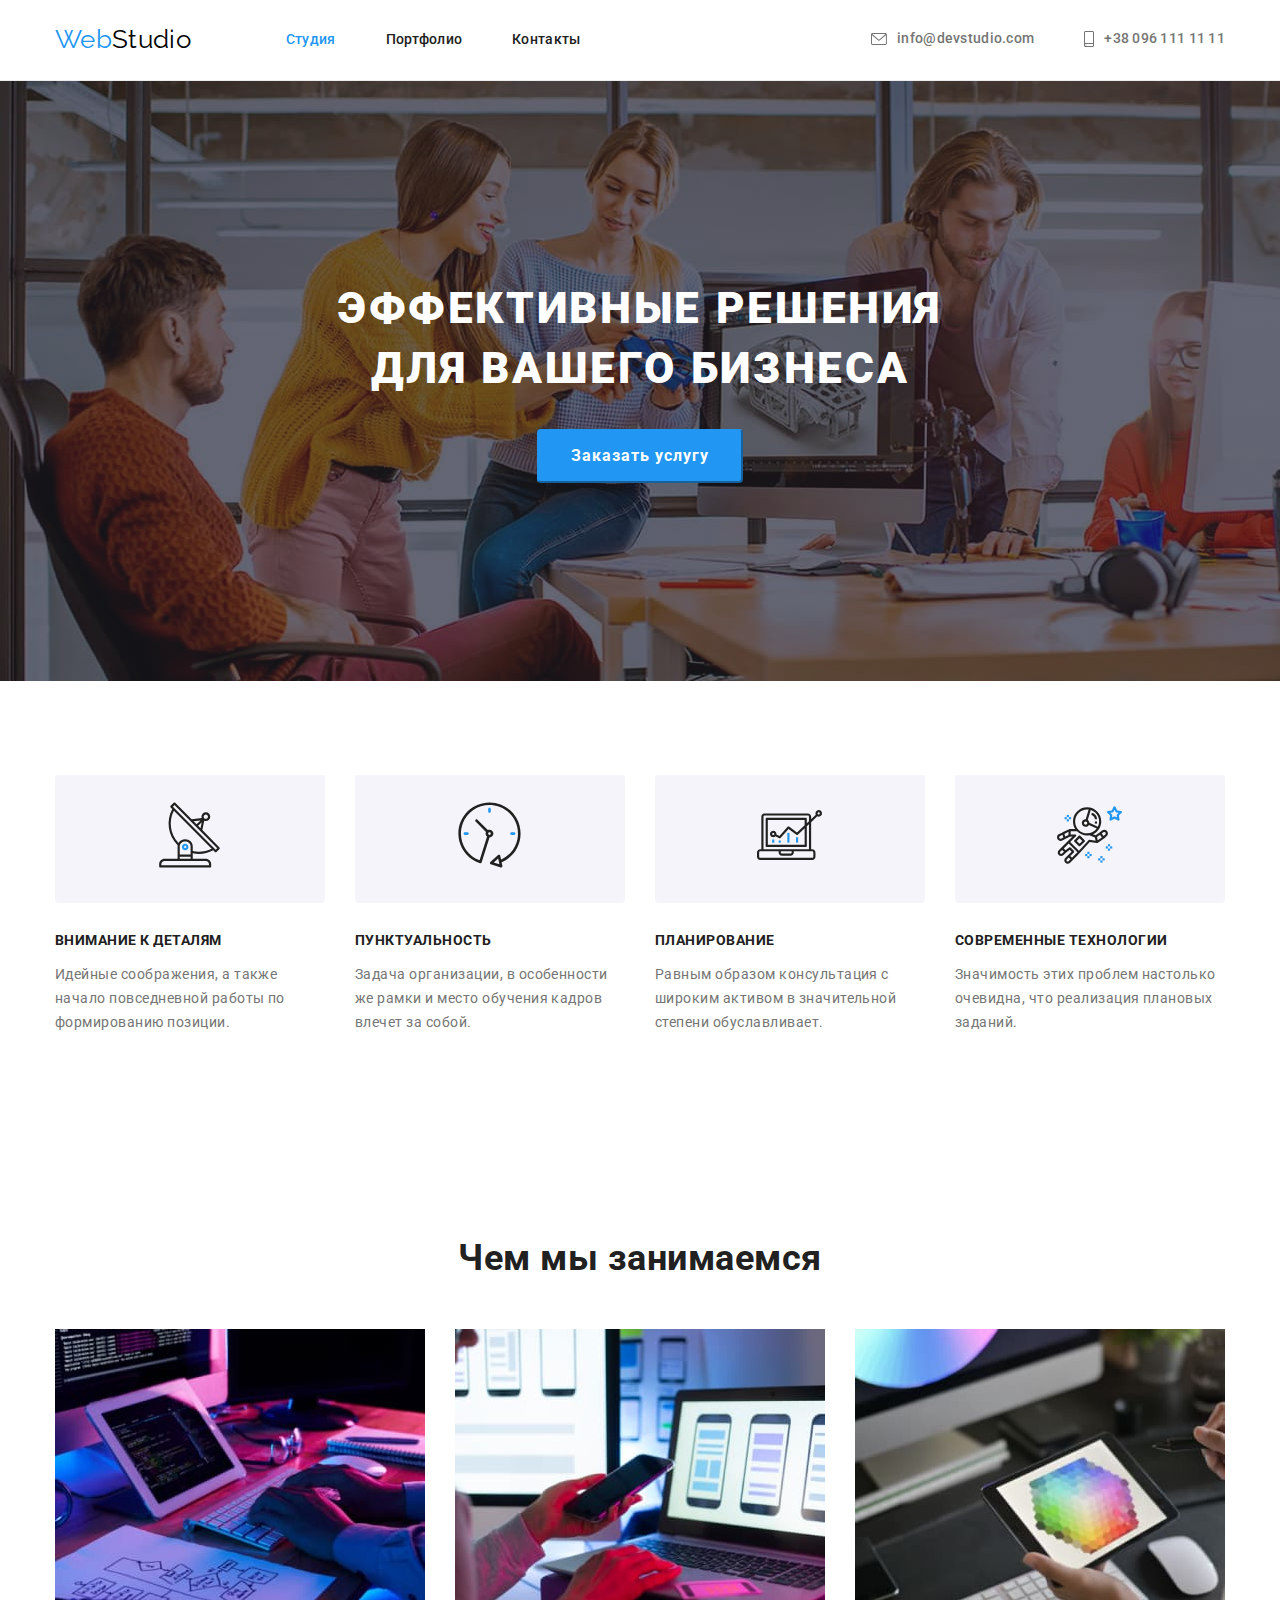
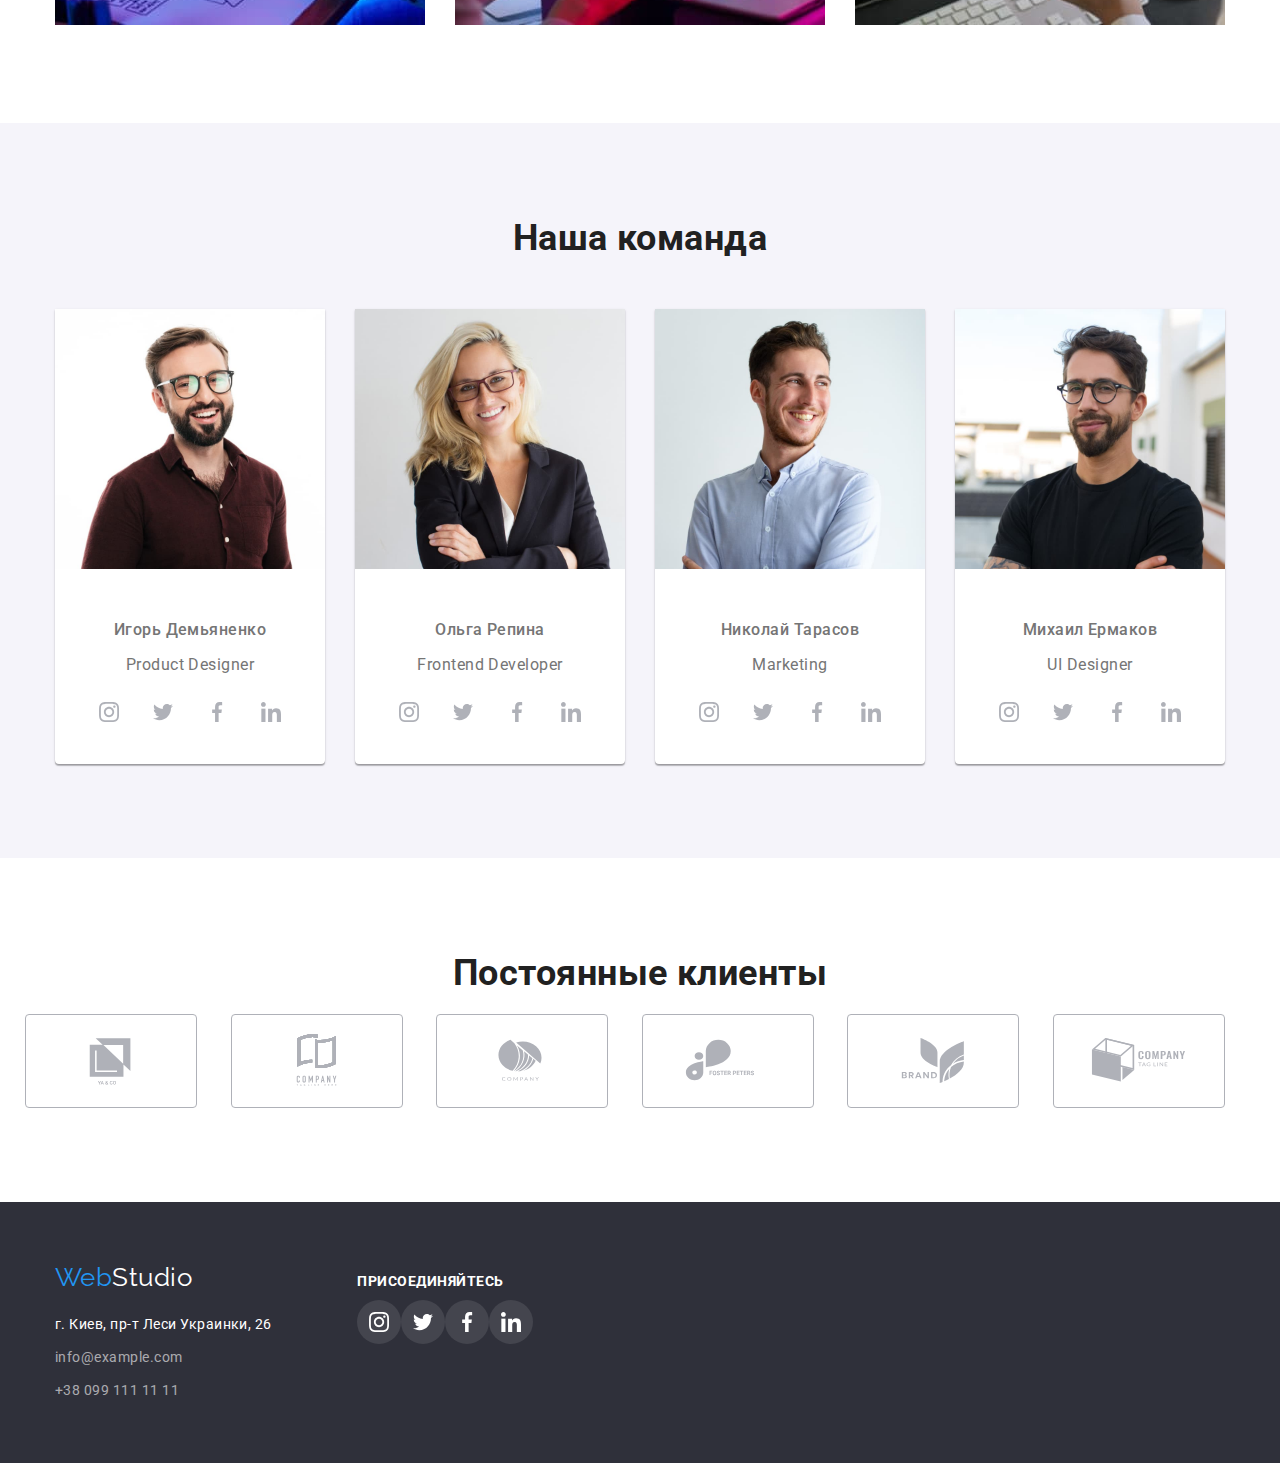
<file: index.html>
<!DOCTYPE html>
<html lang="ru">
  <head>
    <meta charset="UTF-8" />
    <meta http-equiv="X-UA-Compatible" content="IE=edge" />
    <meta name="viewport" content="width=, initial-scale=1.0" />
    <title>Document</title>
    <link rel="preconnect" href="https://fonts.gstatic.com" />
    <link
      href="https://fonts.googleapis.com/css2?family=Raleway:wght@700&family=Roboto:wght@400;500;700;900&display=swap"
      rel="stylesheet"
    />
    <link
      rel="stylesheet"
      href="https://cdnjs.cloudflare.com/ajax/libs/modern-normalize/1.0.0/modern-normalize.min.css"
    />
    <link rel="stylesheet" href="./css/styles.css" />
  </head>

  <body class="body">
    <!-- Шапка страницы -->

    <header class="page-header">
      <div class="container main-nav">
        <nav class="header-nav">
          <!-- Навигация на другие страницы -->
          <a lang="en" href="/" class="logo"><span class="colortext">Web</span>Studio</a>
          <ul class="site-nav list">
            <li class="item"><a target="_blank" href="" class="link current">Студия</a></li>
            <li class="item">
              <a target="_blank" href="./portfolio.html" class="link">Портфолио</a>
            </li>
            <li class="item"><a target="_blank" href="" class="link">Контакты</a></li>
          </ul>
        </nav>
        <!-- contacts section -->
        <ul class="header-contacts list">
          <li class="item">
            <a class="contacts-section-link header" target="_blank" href="mailto:info@devstudio.com"
              ><svg class="mail-icon"><use href="./images/sprite.svg#envelope"></use></svg>
              info@devstudio.com</a
            >
          </li>
          <li class="item">
            <a class="contacts-section-link-tel header" target="_blank" href="tel:+77777777777"
              ><svg class="tel-icon"><use href="./images/sprite.svg#smartphone"></use></svg>
              +38 096 111 11 11
            </a>
          </li>
        </ul>
      </div>
    </header>

    <main>
      <!-- Герой -->

      <section class="hero">
        <div class="hero-title-container">
          <h1 class="hero-title">Эффективные решения для вашего бизнеса</h1>

          <button type="button" class="button">Заказать услугу</button>
        </div>
      </section>
      <!-- Преимущества -->

      <section class="section features">
        <div class="container">
          <ul class="list section-list">
            <li class="features-blocks">
              <div class="feature-icon-frame">
                <svg class="features-icon">
                  <use href="./images/sprite.svg#antenna"></use>
                </svg>
              </div>
              <h3 class="features-title">Внимание к деталям</h3>
              <p>
                Идейные соображения, а также начало повседневной работы по формированию позиции.
              </p>
            </li>
            <li class="features-blocks">
              <div class="feature-icon-frame">
                <svg class="features-icon">
                  <use href="./images/sprite.svg#clock"></use>
                </svg>
              </div>
              <h3 class="features-title">Пунктуальность</h3>
              <p>
                Задача организации, в особенности же рамки и место обучения кадров влечет за собой.
              </p>
            </li>
            <li class="features-blocks">
              <div class="feature-icon-frame">
                <svg class="features-icon">
                  <use href="./images/sprite.svg#diagram"></use>
                </svg>
              </div>
              <h3 class="features-title">Планирование</h3>
              <p>
                Равным образом консультация с широким активом в значительной степени обуславливает.
              </p>
            </li>
            <li class="features-blocks">
              <div class="feature-icon-frame">
                <svg class="features-icon">
                  <use href="./images/sprite.svg#astronaut"></use>
                </svg>
              </div>
              <h3 class="features-title">Современные технологии</h3>
              <p>Значимость этих проблем настолько очевидна, что реализация плановых заданий.</p>
            </li>
          </ul>
        </div>
      </section>

      <!-- Примеры работ -->
      <section class="section">
        <div class="container">
          <h2 class="section-title">Чем мы занимаемся</h2>

          <ul class="list section-list">
            <li class="what-we-do item">
              <img
                src="./images/box1.jpg"
                alt="Монитор,клавиатура и программист верстает сайт"
                width="370"
              />
            </li>
            <li class="what-we-do item">
              <img
                src="./images/box2.jpg"
                alt="Варианты макетов смартфонов на мониторе"
                width="370"
              />
            </li>
            <li class="what-we-do item">
              <img src="./images/box3.jpg" alt="Палитра цветов" width="370" />
            </li>
          </ul>
        </div>
      </section>

      <!-- Команда -->
      <section class="section team">
        <div class="container">
          <h2 class="section-title">Наша команда</h2>
          <ul class="list section-list">
            <li class="team-item">
              <img src="./images/img1.jpg" alt="фото Игоря Демьяненко" width="270" />
              <div class="team-list-content">
                <h3 class="name-title">Игорь Демьяненко</h3>
                <p class="position">Product Designer</p>
                <ul class="social-list list">
                  <li class="social-list-item">
                    <a href="#" class="social-list-item-link">
                      <svg class="social-list-icon">
                        <use href="./images/sprite.svg#instagram"></use>
                      </svg>
                    </a>
                  </li>
                  <li class="social-list-item">
                    <a href="#" class="social-list-item-link">
                      <svg class="social-list-icon">
                        <use href="./images/sprite.svg#twitter"></use>
                      </svg>
                    </a>
                  </li>
                  <li class="social-list-item">
                    <a href="#" class="social-list-item-link">
                      <svg class="social-list-icon">
                        <use href="./images/sprite.svg#facebook"></use>
                      </svg>
                    </a>
                  </li>
                  <li class="social-list-item">
                    <a href="#" class="social-list-item-link">
                      <svg class="social-list-icon">
                        <use href="./images/sprite.svg#linkedin"></use>
                      </svg>
                    </a>
                  </li>
                </ul>
              </div>
            </li>
            <li class="team-item">
              <img src="./images/img2.jpg" alt="фото Ольги Репиной" width="270" />
              <div class="team-list-content">
                <h3 class="name-title">Ольга Репина</h3>
                <p class="position">Frontend Developer</p>
                <ul class="social-list list">
                  <li class="social-list-item">
                    <a href="#" class="social-list-item-link">
                      <svg class="social-list-icon">
                        <use href="./images/sprite.svg#instagram"></use>
                      </svg>
                    </a>
                  </li>
                  <li class="social-list-item">
                    <a href="#" class="social-list-item-link">
                      <svg class="social-list-icon">
                        <use href="./images/sprite.svg#twitter"></use>
                      </svg>
                    </a>
                  </li>
                  <li class="social-list-item">
                    <a href="#" class="social-list-item-link">
                      <svg class="social-list-icon">
                        <use href="./images/sprite.svg#facebook"></use>
                      </svg>
                    </a>
                  </li>
                  <li class="social-list-item">
                    <a href="#" class="social-list-item-link">
                      <svg class="social-list-icon">
                        <use href="./images/sprite.svg#linkedin"></use>
                      </svg>
                    </a>
                  </li>
                </ul>
              </div>
            </li>
            <li class="team-item">
              <img src="./images/img3.jpg" alt="фото Николая Тарасова" width="270" />
              <div class="team-list-content">
                <h3 class="name-title">Николай Тарасов</h3>
                <p class="position">Marketing</p>
                <ul class="social-list list">
                  <li class="social-list-item">
                    <a href="#" class="social-list-item-link">
                      <svg class="social-list-icon">
                        <use href="./images/sprite.svg#instagram"></use>
                      </svg>
                    </a>
                  </li>
                  <li class="social-list-item">
                    <a href="#" class="social-list-item-link">
                      <svg class="social-list-icon">
                        <use href="./images/sprite.svg#twitter"></use>
                      </svg>
                    </a>
                  </li>
                  <li class="social-list-item">
                    <a href="#" class="social-list-item-link">
                      <svg class="social-list-icon">
                        <use href="./images/sprite.svg#facebook"></use>
                      </svg>
                    </a>
                  </li>
                  <li class="social-list-item">
                    <a href="#" class="social-list-item-link">
                      <svg class="social-list-icon">
                        <use href="./images/sprite.svg#linkedin"></use>
                      </svg>
                    </a>
                  </li>
                </ul>
              </div>
            </li>
            <li class="team-item">
              <img src="./images/img4.jpg" alt="фото Михаила Ермакова" width="270" />
              <div class="team-list-content">
                <h3 class="name-title">Михаил Ермаков</h3>
                <p class="position">UI Designer</p>
                <ul class="social-list list">
                  <li class="social-list-item">
                    <a href="#" class="social-list-item-link">
                      <svg class="social-list-icon">
                        <use href="./images/sprite.svg#instagram"></use>
                      </svg>
                    </a>
                  </li>
                  <li class="social-list-item">
                    <a href="#" class="social-list-item-link">
                      <svg class="social-list-icon">
                        <use href="./images/sprite.svg#twitter"></use>
                      </svg>
                    </a>
                  </li>
                  <li class="social-list-item">
                    <a href="#" class="social-list-item-link">
                      <svg class="social-list-icon">
                        <use href="./images/sprite.svg#facebook"></use>
                      </svg>
                    </a>
                  </li>
                  <li class="social-list-item">
                    <a href="#" class="social-list-item-link">
                      <svg class="social-list-icon">
                        <use href="./images/sprite.svg#linkedin"></use>
                      </svg>
                    </a>
                  </li>
                </ul>
              </div>
            </li>
          </ul>
        </div>
      </section>
    </main>
    <!--Постоянные клиенты-->

    <section class="section">
      <div class="container">
        <h2 class="section-title">Постоянные клиенты</h2>
        <ul class="list section-list client-list">
          <li>
            <a class="client-link" target="_blank" href="#">
              <svg class="client-icon">
                <use href="./images/sprite.svg#ya-co"></use>
              </svg>
            </a>
          </li>
          <li>
            <a class="client-link" target="_blank" href="#">
              <svg class="client-icon">
                <use href="./images/sprite.svg#comp-tagline-here"></use>
              </svg>
            </a>
          </li>
          <li>
            <a class="client-link" target="_blank" href="#">
              <svg class="client-icon">
                <use href="./images/sprite.svg#company"></use>
              </svg>
            </a>
          </li>
          <li>
            <a class="client-link" target="_blank" href="#">
              <svg class="client-icon">
                <use href="./images/sprite.svg#foster-peters"></use>
              </svg>
            </a>
          </li>
          <li>
            <a class="client-link" target="_blank" href="#">
              <svg class="client-icon">
                <use href="./images/sprite.svg#brand"></use>
              </svg>
            </a>
          </li>
          <li>
            <a class="client-link" target="_blank" href="#">
              <svg class="client-icon">
                <use href="./images/sprite.svg#comp-tag-line"></use>
              </svg>
            </a>
          </li>
        </ul>
      </div>
    </section>

    <!-- Футер -->

    <footer class="footer">
      <div class="container">
        <ul class="list section-footer">
          <li>
            <div class="footer-logo-container">
              <a lang="en" href="/" class="logo footer"><span class="colortext">Web</span>Studio</a>
            </div>
            <div class="contact-section-footer">
              <address class="item adress">г. Киев, пр-т Леси Украинки, 26</address>
              <ul class="list">
                <li class="item">
                  <a class="contacts-section-link" target="_blank" href="mailto:info@example.com"
                    >info@example.com</a
                  >
                </li>
                <li class="item">
                  <a class="contacts-section-link-tel" target="_blank" href="tel:+380991111111"
                    >+38 099 111 11 11</a
                  >
                </li>
              </ul>
            </div>
          </li>
          <li>
            <div class="advantages">
              <h3 class="features-title light-text">Присоединяйтесь</h3>
              <ul class="social-list list">
                <li class="social-list-item">
                  <a href="#" class="social-list-item-link dark">
                    <svg class="social-list-icon dark-mode">
                      <use href="./images/sprite.svg#instagram"></use>
                    </svg>
                  </a>
                </li>
                <li class="social-list-item">
                  <a href="#" class="social-list-item-link dark">
                    <svg class="social-list-icon dark-mode">
                      <use href="./images/sprite.svg#twitter"></use>
                    </svg>
                  </a>
                </li>
                <li class="social-list-item">
                  <a href="#" class="social-list-item-link dark">
                    <svg class="social-list-icon dark-mode">
                      <use href="./images/sprite.svg#facebook"></use>
                    </svg>
                  </a>
                </li>
                <li class="social-list-item">
                  <a href="#" class="social-list-item-link dark">
                    <svg class="social-list-icon dark-mode">
                      <use href="./images/sprite.svg#linkedin"></use>
                    </svg>
                  </a>
                </li>
              </ul>
            </div>
          </li>
        </ul>
      </div>
    </footer>
  </body>
</html>
</file>
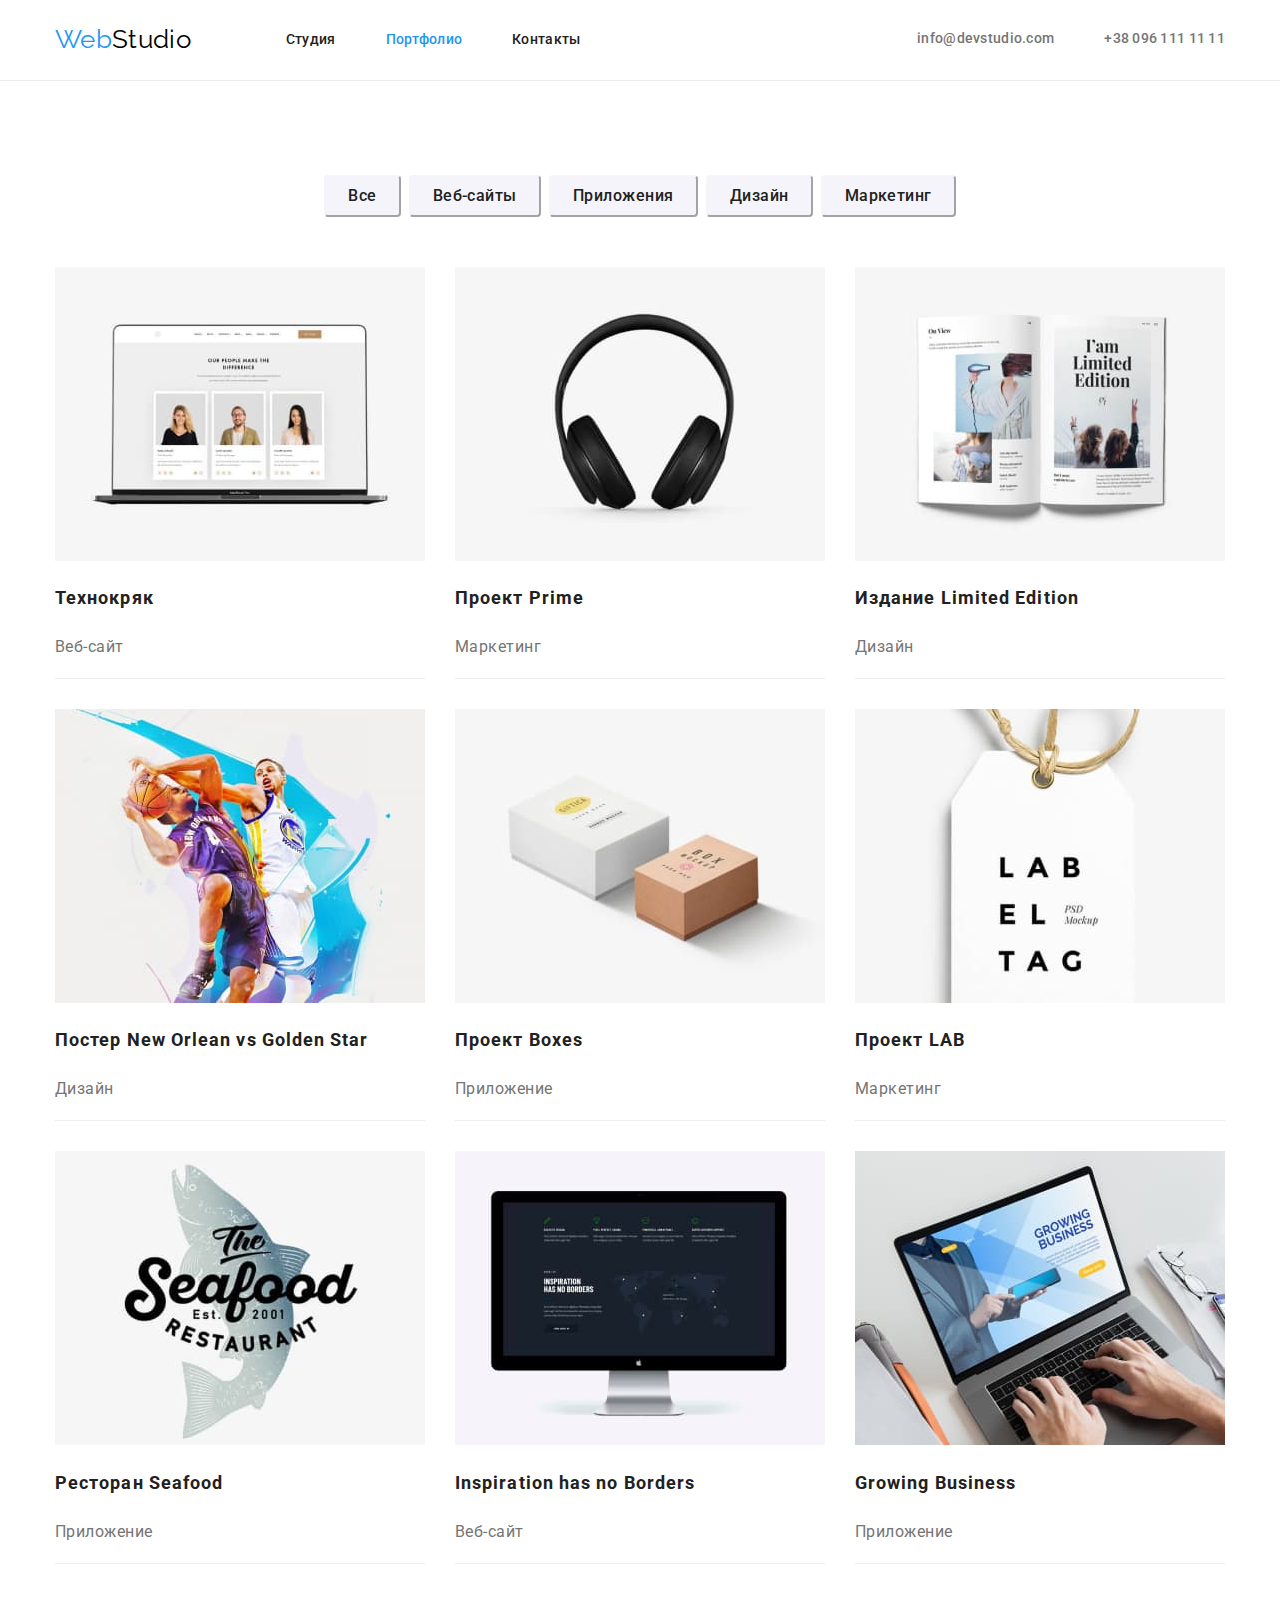
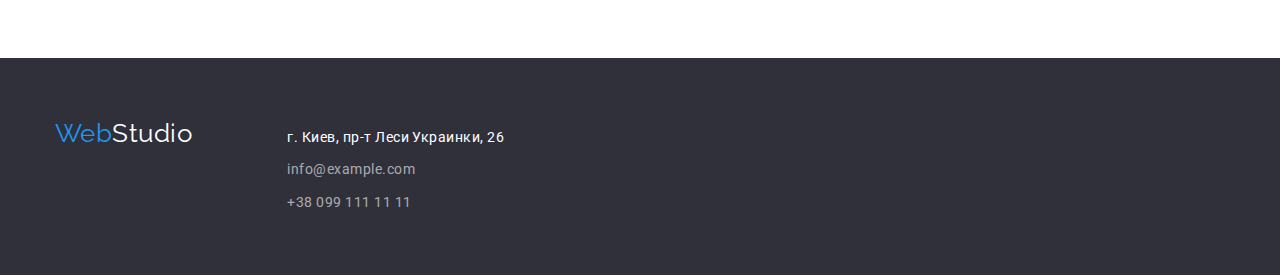
<file: portfolio.html>
<!DOCTYPE html>
<html lang="ru">
  <head>
    <meta charset="UTF-8" />
    <meta http-equiv="X-UA-Compatible" content="IE=edge" />
    <meta name="viewport" content="width=, initial-scale=1.0" />
    <title>Document</title>
    <link rel="preconnect" href="https://fonts.gstatic.com" />
    <link
      href="https://fonts.googleapis.com/css2?family=Raleway:wght@700&family=Roboto:wght@400;500;700;900&display=swap"
      rel="stylesheet"
    />
    <link
      rel="stylesheet"
      href="https://cdnjs.cloudflare.com/ajax/libs/modern-normalize/1.0.0/modern-normalize.min.css"
    />
    <link rel="stylesheet" href="./css/styles.css" />
  </head>

  <body class="body">
    <!-- Шапка страницы -->

    <header class="page-header">
      <div class="container main-nav">
        <nav class="header-nav">
          <!-- Навигация на другие страницы -->
          <a lang="en" href="/" class="logo"><span class="colortext">Web</span>Studio</a>
          <ul class="site-nav list">
            <li class="item"><a target="_blank" href="./index.html" class="link">Студия</a></li>
            <li class="item">
              <a target="_blank" href="./portfolio.html" class="link current">Портфолио</a>
            </li>
            <li class="item"><a target="_blank" href="" class="link">Контакты</a></li>
          </ul>
        </nav>
        <!-- contacts section -->
        <ul class="header-contacts list">
          <li class="item">
            <a class="contacts-section-link header" target="_blank" href="mailto:info@devstudio.com"
              >info@devstudio.com</a
            >
          </li>
          <li class="item">
            <a class="contacts-section-link-tel header" target="_blank" href="tel:+77777777777"
              >+38 096 111 11 11
            </a>
          </li>
        </ul>
      </div>
    </header>

    <main>
      <!--Фильтры-кнопки-->
      <section class="section">
        <div class="container">
          <ul class="list section-buttons">
            <li class="item button-hover">
              <button type="button" class="button portfolio">Все</button>
            </li>
            <li class="item button-hover">
              <button type="button" class="button portfolio">Веб-сайты</button>
            </li>
            <li class="item button-hover">
              <button type="button" class="button portfolio">Приложения</button>
            </li>
            <li class="item button-hover">
              <button type="button" class="button portfolio">Дизайн</button>
            </li>
            <li class="item button-hover">
              <button type="button" class="button portfolio">Маркетинг</button>
            </li>
          </ul>

          <!-- Карточки -->

          <section class="portfolio-cards">
            <ul class="list card-list">
              <li class="card item">
                <a target="_blank" href="">
                  <img src="./images/imgpf1.jpg" alt="Пример сайта на мониторе" width="370" />
                  <h2 class="card-name">Технокряк</h2>
                  <p class="card-description">Веб-сайт</p>
                </a>
              </li>
              <li class="card item">
                <a target="_blank" href="">
                  <img src="./images/imgpf2.jpg" alt="Наушники" width="370" />
                  <h2 class="card-name">Проект Prime</h2>
                  <p class="card-description">Маркетинг</p>
                </a>
              </li>
              <li class="card item">
                <a target="_blank" href="">
                  <img src="./images/imgpf3.jpg" alt="Разворот журнала" width="370" />
                  <h2 class="card-name">Издание Limited Edition</h2>
                  <p class="card-description">Дизайн</p>
                </a>
              </li>
              <li class="card item">
                <a target="_blank" href="">
                  <img
                    src="./images/imgpf4.jpg"
                    alt="Баскетболист в борьбе с противником бросает мяч"
                    width="370"
                  />
                  <h2 class="card-name">Постер New Orlean vs Golden Star</h2>
                  <p class="card-description">Дизайн</p>
                </a>
              </li>
              <li class="card item">
                <a target="_blank" href="">
                  <img src="./images/imgpf5.jpg" alt="Две картонные коробочки" width="370" />
                  <h2 class="card-name">Проект Boxes</h2>
                  <p class="card-description">Приложение</p>
                </a>
              </li>
              <li class="card item">
                <a target="_blank" href="">
                  <img src="./images/imgpf6.jpg" alt="Этикетка на веревочке" width="370" />
                  <h2 class="card-name">Проект LAB</h2>
                  <p class="card-description">Маркетинг</p>
                </a>
              </li>
              <li class="card item">
                <a target="_blank" href="">
                  <img
                    src="./images/imgpf7.jpg"
                    alt="Логотип ресторана с рыбой на фоне"
                    width="370"
                  />
                  <h2 class="card-name">Ресторан Seafood</h2>
                  <p class="card-description">Приложение</p>
                </a>
              </li>
              <li class="card item">
                <a target="_blank" href="">
                  <img
                    src="./images/imgpf8.jpg"
                    alt="Изображение сайта с картой на мониторе"
                    width="370"
                  />
                  <h2 class="card-name">Inspiration has no Borders</h2>
                  <p class="card-description">Веб-сайт</p>
                </a>
              </li>
              <li class="card item">
                <a target="_blank" href="">
                  <img
                    src="./images/imgpf9.jpg"
                    alt="Изображение мужчина со смартфоном в руке на мониторе ноутбука"
                    width="370"
                  />
                  <h2 class="card-name">Growing Business</h2>
                  <p class="card-description">Приложение</p>
                </a>
              </li>
            </ul>
          </section>
        </div>
      </section>
    </main>

    <!-- Футер -->

    <footer class="footer">
      <div class="container section-footer">
        <div class="footer-logo-container">
          <a lang="en" href="/" class="logo footer"><span class="colortext">Web</span>Studio</a>
        </div>
        <div class="contact-section-footer">
          <address class="item adress">г. Киев, пр-т Леси Украинки, 26</address>
          <ul class="list">
            <li class="item">
              <a class="contacts-section-link" target="_blank" href="mailto:info@example.com"
                >info@example.com</a
              >
            </li>
            <li class="item">
              <a class="contacts-section-link-tel" target="_blank" href="tel:+380991111111"
                >+38 099 111 11 11</a
              >
            </li>
          </ul>
        </div>
      </div>
    </footer>
  </body>
</html>
</file>
<file: css/styles.css>
html {
  box-sizing: border-box;
}
*,
*::before,
*::after {
  box-sizing: inherit;
}
:root {
  --primary-text-color: #757575;
  --title-text-color: #212121;
  --accent-text-color: #2196f3;
  --footer-text-color: #fff;
}

.body {
  background-color: #fff;
  color: var(--primary-text-color);
  font-family: 'Roboto', sans-serif;
  letter-spacing: 0.03em;
  margin: 0;
}

.list {
  list-style: none;
  padding: 0;
  margin: 0;
}
.section {
  padding: 94px 0;
}
.container {
  width: 1200px;
  padding: 0 15px;
  margin-left: auto;
  margin-right: auto;
}
/* =================== HEADER =================== */
.page-header {
  letter-spacing: 0.02em;
  padding-top: 24px;
  padding-bottom: 25px;
  border-bottom: 1px solid #ececec;
}

.logo {
  color: #000;
  font-family: 'Raleway', sans-serif;
  font-size: 26px;
  line-height: 1.19;
  margin-right: 95px;
}
.logo.footer,
.adress {
  color: var(--footer-text-color);
}
.colortext {
  color: var(--accent-text-color);
}
.main-nav {
  display: flex;
  align-items: center;
  justify-content: space-between;
}

.site-nav a {
  color: var(--title-text-color);

  font-size: 14px;
  line-height: 1.14;
  letter-spacing: 0.02em;
  font-weight: 500;

  text-decoration: none;
}
.site-nav .link.current {
  color: var(--accent-text-color);
}

.site-nav .item:not(:last-child) {
  margin-right: 50px;
}

.site-nav,
.header-nav,
.header-contacts {
  display: flex;
  align-items: center;
}

.header-contacts .item + .item {
  margin-left: 50px;
}

.contacts-section-link,
.contacts-section-link-tel {
  display: flex;
  align-items: center;

  color: rgba(255, 255, 255, 0.6);
  font-size: 14px;
  line-height: 1.71;
}
.contacts-section-link.header,
.contacts-section-link-tel.header {
  color: inherit;
  font-weight: 500;
  font-size: 14px;
  line-height: 1.14;
  letter-spacing: 0.02em;
}

.site-nav :hover,
.site-nav :focus,
.contacts-section-link:focus,
.contacts-section-link:hover,
.contacts-section-link-tel:hover,
.contacts-section-link-tel:focus {
  color: var(--accent-text-color);
}
.contacts-section-link,
.logo,
.contacts-section-link-tel {
  text-decoration: none;
}
/* =================== HERO =================== */
.hero {
  background: #2f303a;
  background-image: linear-gradient(rgba(47, 48, 58, 0.4), rgba(47, 48, 58, 0.4)),
    url('../images/hero-backgr.jpg');
  background-repeat: no-repeat;
  background-size: cover;

  text-align: center;
  height: 600px;
  margin: 0 auto;
  display: flex;
  justify-content: center;
  align-items: center;
}

.hero-title {
  color: white;
  margin-top: 0;
  margin-bottom: 30px;
  margin-right: 0;
  margin-left: 0;
  font-weight: 900;
  font-size: 44px;
  line-height: 1.36;

  text-align: center;

  letter-spacing: 0.06em;
  text-transform: uppercase;
}
.hero-title-container {
  max-width: 696px;
  text-align: center;
}
/* =================== BUTTONS =================== */
.button {
  color: white;
  font-family: inherit;
  background-color: var(--accent-text-color);
  border-color: var(--accent-text-color);
  border-radius: 4px;

  font-size: 16px;
  font-weight: bold;
  line-height: 1.87;
  letter-spacing: 0.06em;
  cursor: pointer;
  padding: 10px 32px;

  min-width: 200px;
}
.button.portfolio {
  background: #f5f4fa;
  border-color: #f5f4fa;

  font-weight: 500;
  line-height: 1.62;
  text-align: center;

  color: #212121;
  letter-spacing: 0.03em;
  min-width: 73px;
  padding: 6px 22px;
}
.button-hover :hover,
.button-hover :focus {
  color: var(--footer-text-color);
  border-color: var(--accent-text-color);
  background-color: var(--accent-text-color);
}
/* =================== PORTFOLIIO =================== */
.portfolio-cards a {
  text-decoration: none;
}
.portfolio-cards {
  display: flex;
  flex-wrap: wrap;
}

.card-name {
  font-weight: bold;
  font-size: 18px;
  line-height: 2;
  letter-spacing: 0.06em;
  color: #212121;
}
.card-description {
  font-size: 16px;
  line-height: 1.87;
  color: #757575;
}
.section-buttons {
  display: flex;
  justify-content: center;
  margin-bottom: 50px;
}
.section-buttons .item:not(:last-child) {
  margin-right: 8px;
}
.card-list {
  display: flex;
  flex-wrap: wrap;
  margin-left: -30px;
  margin-top: -30px;
}
.card {
  flex-basis: calc((100% - 270px) / 9);
  margin-left: 30px;
  margin-top: 30px;
  border-bottom: 1px solid #eeeeee;
}

/* ================ END PORTFOLIO =============== */
.section-list {
  display: flex;
  flex-wrap: wrap;
  margin-left: -30px;
  margin-top: -30px;
}
.features-blocks {
  flex-basis: calc((100% - 120px) / 4);
  font-size: 14px;
  line-height: 1.71;
  margin-top: 30px;
  margin-left: 30px;
}
.features-title {
  margin-top: 0;
  margin-bottom: 10px;
  text-transform: uppercase;
  font-size: 14px;
  line-height: 1.14;
  color: var(--title-text-color);
}
.features-title.light-text {
  color: var(--footer-text-color);
}
.team {
  background: #f5f4fa;
}
.section-title {
  margin-top: 0;
  margin-bottom: 50px;
  font-size: 36px;
  line-height: 1.17;
  text-align: center;
  color: var(--title-text-color);
}
.what-we-do {
  flex-basis: calc((100% - 90px) / 3);
  margin-top: 30px;
  margin-left: 30px;
}
.team-item {
  flex-basis: calc((100% - 120px) / 4);
  margin-top: 30px;
  margin-left: 30px;

  background: white;
  box-shadow: 0px 1px 3px rgba(0, 0, 0, 0.12), 0px 1px 1px rgba(0, 0, 0, 0.14),
    0px 2px 1px rgba(0, 0, 0, 0.2);
  border-radius: 0px 0px 4px 4px;
}
.team-list-content {
  padding-top: 30px;
  padding-left: 32px;
  padding-right: 32px;
  padding-bottom: 30px;
}
.name-title {
  font-weight: 500;
  font-size: 16px;
  line-height: 1.2;
  text-align: center;
}

.position {
  font-size: 16px;
  line-height: 1.2;
  text-align: center;
  margin-bottom: 16px;
}
/* ================ FOOTER =============== */
.adress {
  font-size: 14px;
  line-height: 1.71;
  font-style: normal;
}
.footer {
  background-color: #2f303a;
}
.footer-logo-container {
  margin-bottom: 20px;
}
.section-footer {
  display: flex;
  justify-content: flex-start;
  align-items: baseline;
  padding-top: 60px;
  padding-bottom: 60px;
}
.contact-section-footer .item:not(:last-child) {
  margin-bottom: 9px;
}
.advantages {
  margin-left: 70px;
}
/* ================ SVG =============== */
.social-list-icon {
  fill: #afb1b8;
  width: 20px;
  height: 20px;
}
.social-list-icon.dark-mode {
  fill: white;
}

.social-list {
  display: flex;
  justify-content: space-between;
}

.social-list-item-link {
  display: flex;
  justify-content: center;
  align-items: center;
  width: 44px;
  height: 44px;
  border-radius: 50%;
  background-color: #ffffff;
}
.social-list-item-link.dark {
  background-color: rgba(255, 255, 255, 0.1);
}
.social-list-item-link:hover .social-list-icon,
.social-list-item-link:focus .social-list-icon {
  fill: #ffffff;
}
.social-list-item-link:hover,
.social-list-item-link:focus {
  background-color: var(--accent-text-color);
}
.mail-icon {
  fill: var(--primary-text-color);
  width: 16px;
  height: 12px;
  margin-right: 10px;
}
.contacts-section-link:hover .mail-icon,
.contacts-section-link:focus .mail-icon {
  fill: var(--accent-text-color);
}
.tel-icon {
  fill: var(--primary-text-color);
  width: 10px;
  height: 16px;
  margin-right: 10px;
}
.contacts-section-link-tel:hover .tel-icon,
.contacts-section-link-tel:focus .tel-icon {
  fill: var(--accent-text-color);
}
.feature-icon-frame {
  padding: 25px 102px;
  margin-bottom: 30px;

  background: #f5f4fa;
  border-radius: 4px;
}
.features-icon {
  width: 65px;
  height: 70px;
}
/* ================ CLIENTS =============== */
.client-icon {
  fill: #afb1b8;
  width: 106px;
  height: 60px;
}
.client-link {
  display: flex;
  justify-content: center;
  align-items: center;
  padding: 16px 32px;
  border: 1px solid #afb1b8;
  border-radius: 4px;
}
.client-list {
  display: flex;
  justify-content: space-between;
  align-items: center;
}
.client-link:hover .client-icon,
.client-link:focus .client-icon {
  fill: var(--accent-text-color);
}
.client-link:hover,
.client-link:focus {
  border: 1px solid var(--accent-text-color);
}
</file>
